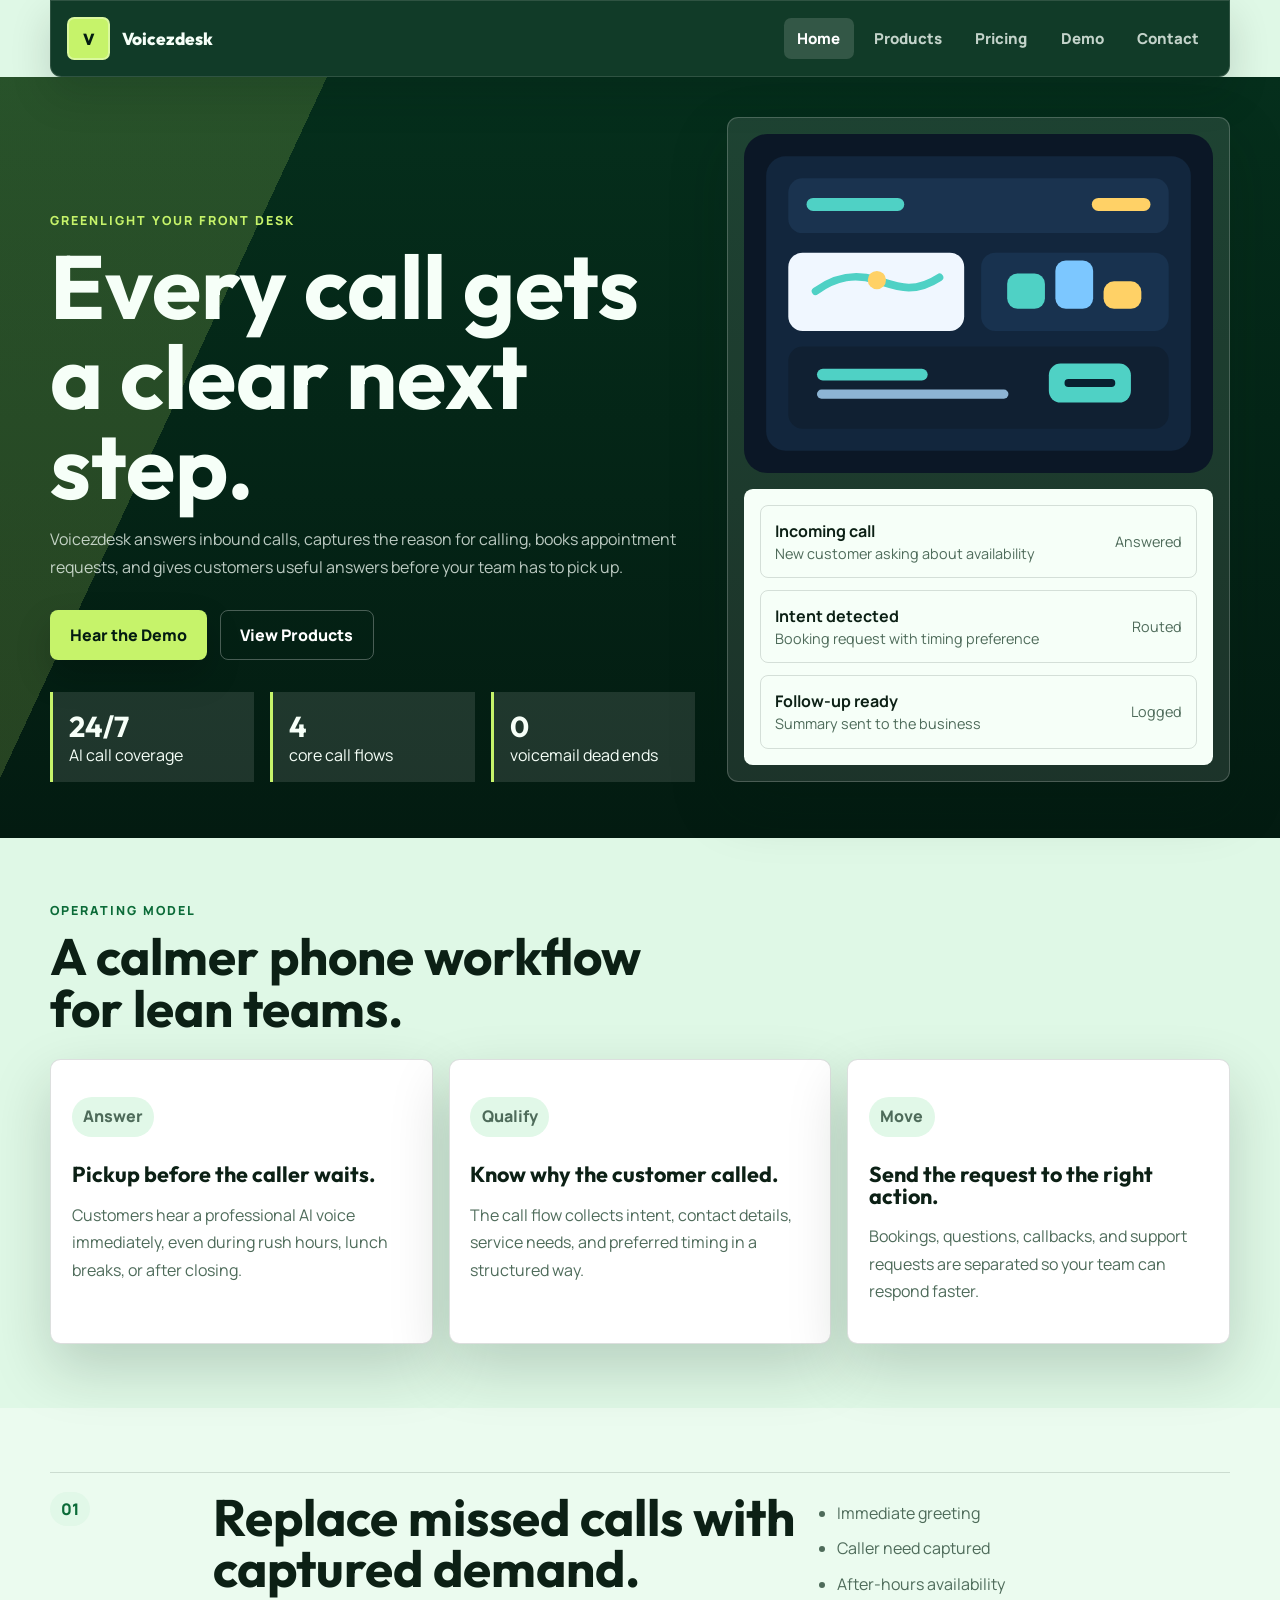
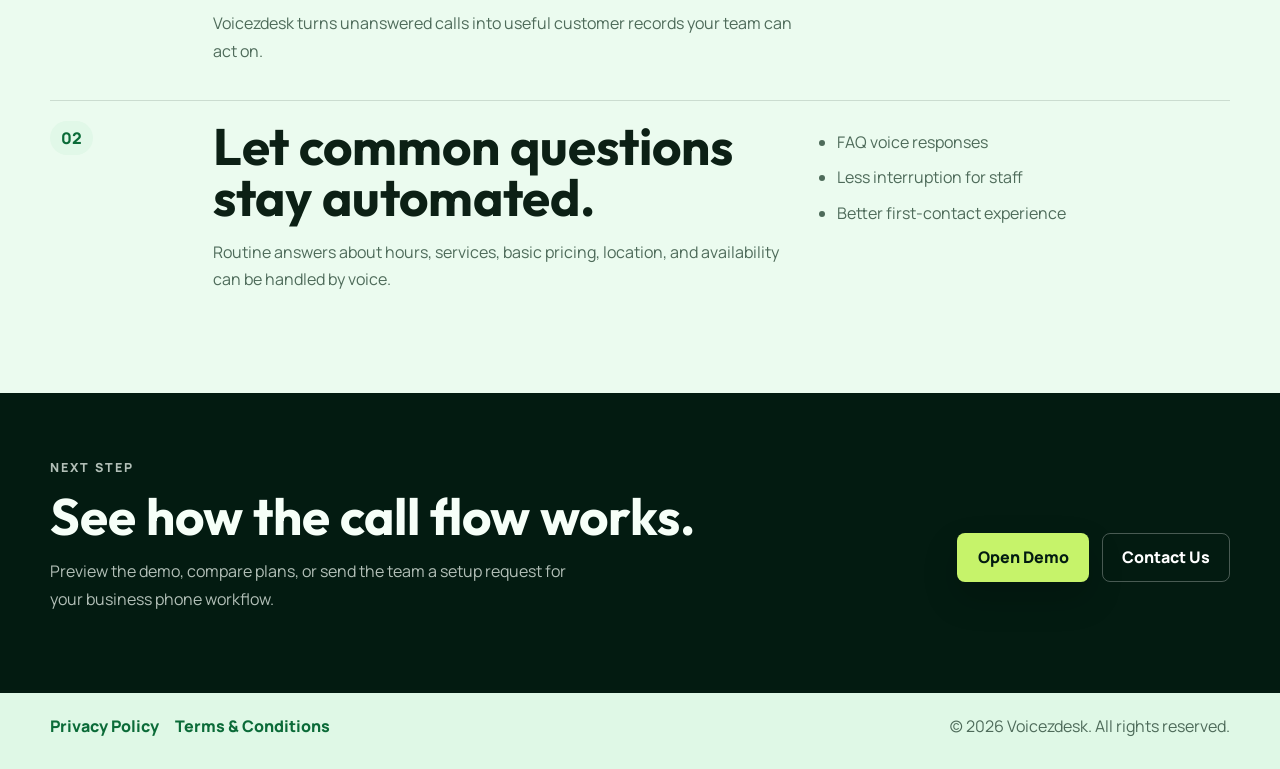
<file: index.html>
<!DOCTYPE html>
<html lang="en">
<head>
  <meta charset="UTF-8">
  <meta name="viewport" content="width=device-width, initial-scale=1.0">
  <title>Voicezdesk | AI Voice for Small Business Calls</title>
  <meta name="description" content="Voicezdesk is an AI voice platform for small businesses that answers calls, books appointments, and responds to customer questions automatically.">
  <link rel="preconnect" href="https://fonts.googleapis.com">
  <link rel="preconnect" href="https://fonts.gstatic.com" crossorigin>
  <link href="https://fonts.googleapis.com/css2?family=Outfit:wght@400;600;700;800;900&family=Manrope:wght@400;500;700;800&display=swap" rel="stylesheet">
  <link rel="stylesheet" href="styles.css">
</head>
<body>
  <div class="site-shell">
    <nav class="topbar">
      <a class="brand" href="index.html">
        <span class="brand-mark">V</span>
        <span class="brand-name">Voicezdesk</span>
      </a>
      <div class="nav-links">
        <a class="active" href="index.html">Home</a>
        <a href="products.html">Products</a>
        <a href="pricing.html">Pricing</a>
        <a href="demo.html">Demo</a>
        <a href="contact.html">Contact</a>
      </div>
    </nav>

    <header class="hero">
      <div class="hero-grid">
        <section>
          <p class="eyebrow">Greenlight Your Front Desk</p>
          <h1>Every call gets a clear next step.</h1>
          <p class="lead">Voicezdesk answers inbound calls, captures the reason for calling, books appointment requests, and gives customers useful answers before your team has to pick up.</p>
          <div class="hero-actions">
            <a class="button button-primary" href="demo.html">Hear the Demo</a>
            <a class="button button-secondary" href="products.html">View Products</a>
          </div>
          <div class="metric-strip">
            <div class="metric"><strong>24/7</strong><span>AI call coverage</span></div>
            <div class="metric"><strong>4</strong><span>core call flows</span></div>
            <div class="metric"><strong>0</strong><span>voicemail dead ends</span></div>
          </div>
        </section>

        <aside class="hero-panel">
          <img class="svg-art" src="assets/voice-dashboard.svg" alt="Voicezdesk AI call dashboard illustration">
          <div class="dispatch-board">
            <div class="dispatch-row">
              <div><strong>Incoming call</strong><span>New customer asking about availability</span></div>
              <span>Answered</span>
            </div>
            <div class="dispatch-row">
              <div><strong>Intent detected</strong><span>Booking request with timing preference</span></div>
              <span>Routed</span>
            </div>
            <div class="dispatch-row">
              <div><strong>Follow-up ready</strong><span>Summary sent to the business</span></div>
              <span>Logged</span>
            </div>
          </div>
        </aside>
      </div>
    </header>

    <main>
      <section class="section">
        <div class="section-inner">
          <div class="section-head">
            <p class="eyebrow">Operating Model</p>
            <h2>A calmer phone workflow for lean teams.</h2>
          </div>
          <div class="section-split">
            <article class="content-card">
              <p class="tag">Answer</p>
              <h3>Pickup before the caller waits.</h3>
              <p>Customers hear a professional AI voice immediately, even during rush hours, lunch breaks, or after closing.</p>
            </article>
            <article class="content-card">
              <p class="tag">Qualify</p>
              <h3>Know why the customer called.</h3>
              <p>The call flow collects intent, contact details, service needs, and preferred timing in a structured way.</p>
            </article>
            <article class="content-card">
              <p class="tag">Move</p>
              <h3>Send the request to the right action.</h3>
              <p>Bookings, questions, callbacks, and support requests are separated so your team can respond faster.</p>
            </article>
          </div>
        </div>
      </section>

      <section class="section alt">
        <div class="section-inner">
          <div class="feature-row">
            <span class="feature-number">01</span>
            <div>
              <h2>Replace missed calls with captured demand.</h2>
              <p>Voicezdesk turns unanswered calls into useful customer records your team can act on.</p>
            </div>
            <ul class="signal-list">
              <li>Immediate greeting</li>
              <li>Caller need captured</li>
              <li>After-hours availability</li>
            </ul>
          </div>
          <div class="feature-row">
            <span class="feature-number">02</span>
            <div>
              <h2>Let common questions stay automated.</h2>
              <p>Routine answers about hours, services, basic pricing, location, and availability can be handled by voice.</p>
            </div>
            <ul class="signal-list">
              <li>FAQ voice responses</li>
              <li>Less interruption for staff</li>
              <li>Better first-contact experience</li>
            </ul>
          </div>
        </div>
      </section>

      <section class="section cta-band">
        <div class="section-inner">
          <div>
            <p class="eyebrow">Next Step</p>
            <h2>See how the call flow works.</h2>
            <p>Preview the demo, compare plans, or send the team a setup request for your business phone workflow.</p>
          </div>
          <div class="hero-actions">
            <a class="button button-primary" href="demo.html">Open Demo</a>
            <a class="button button-secondary" href="contact.html">Contact Us</a>
          </div>
        </div>
      </section>
    </main>

    <footer class="site-footer">
      <div class="footer-links">
        <a href="privacy.html">Privacy Policy</a>
        <a href="terms.html">Terms & Conditions</a>
      </div>
      <p>(c) 2026 Voicezdesk. All rights reserved.</p>
    </footer>
  </div>
</body>
</html>
</file>
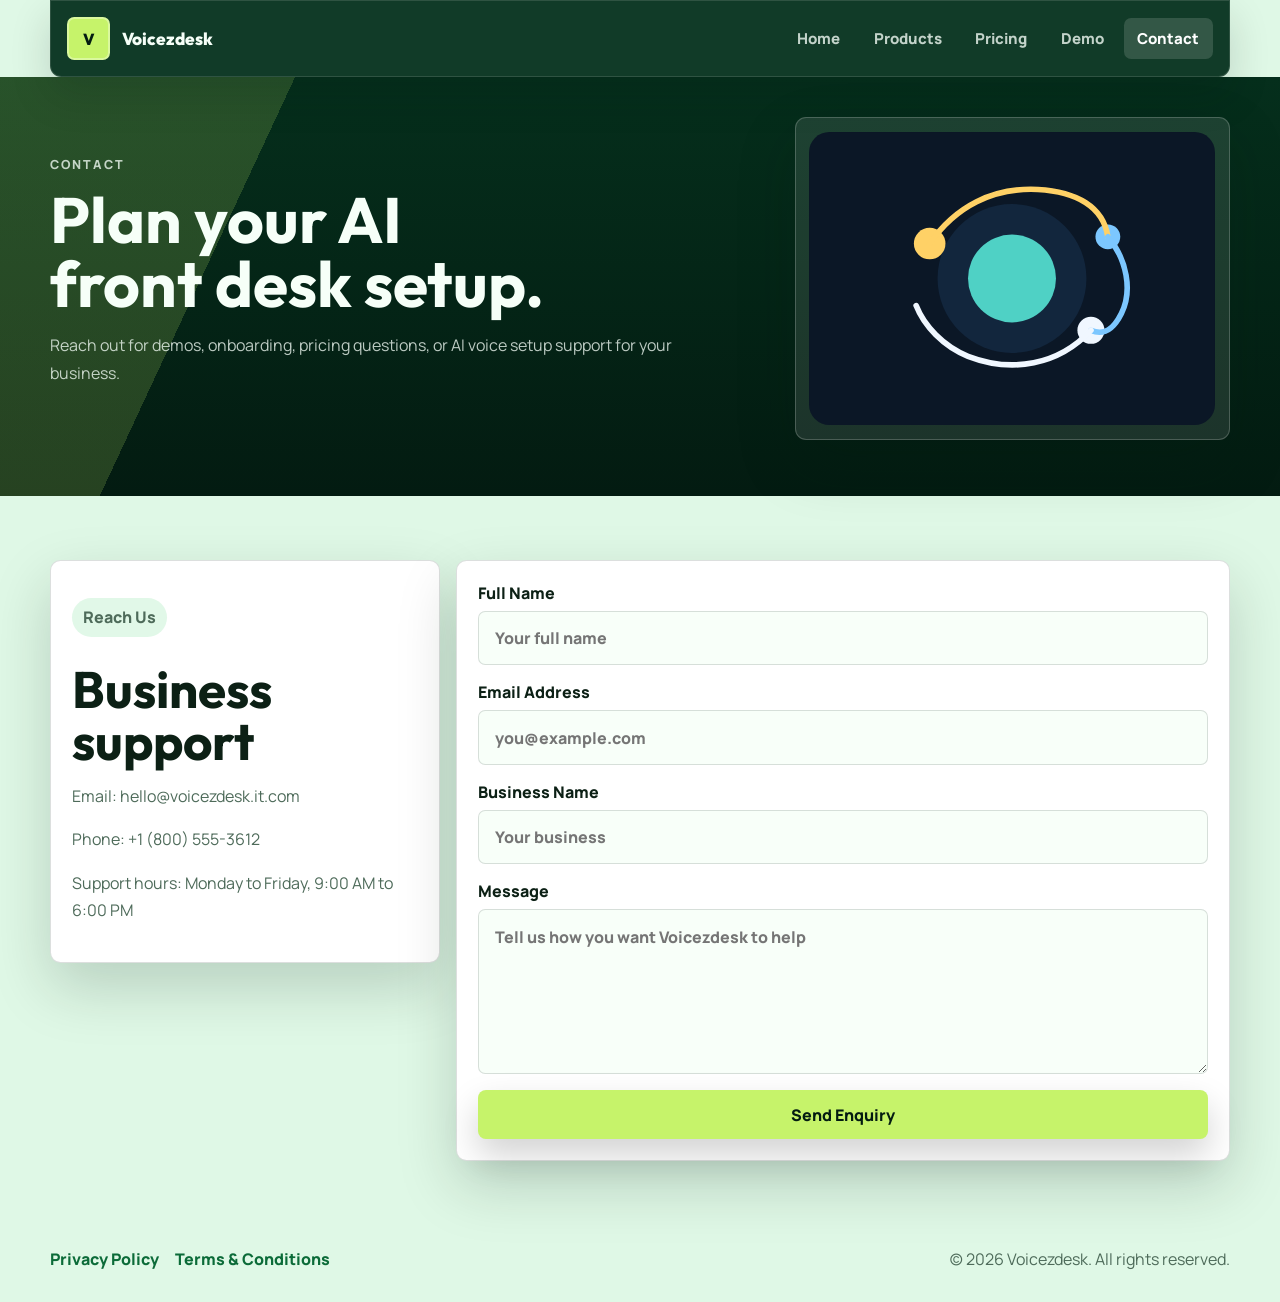
<file: contact.html>
<!DOCTYPE html>
<html lang="en">
<head>
  <meta charset="UTF-8">
  <meta name="viewport" content="width=device-width, initial-scale=1.0">
  <title>Contact | Voicezdesk</title>
  <meta name="description" content="Contact Voicezdesk for demos, setup support, and AI voice front desk enquiries.">
  <link rel="preconnect" href="https://fonts.googleapis.com">
  <link rel="preconnect" href="https://fonts.gstatic.com" crossorigin>
  <link href="https://fonts.googleapis.com/css2?family=Outfit:wght@400;600;700;800;900&family=Manrope:wght@400;500;700;800&display=swap" rel="stylesheet">
  <link rel="stylesheet" href="styles.css">
</head>
<body>
  <div class="site-shell">
    <nav class="topbar">
      <a class="brand" href="index.html">
        <span class="brand-mark">V</span>
        <span class="brand-name">Voicezdesk</span>
      </a>
      <div class="nav-links">
        <a href="index.html">Home</a>
        <a href="products.html">Products</a>
        <a href="pricing.html">Pricing</a>
        <a href="demo.html">Demo</a>
        <a class="active" href="contact.html">Contact</a>
      </div>
    </nav>

    <header class="subhero">
      <div class="subhero-grid">
        <section>
          <p class="eyebrow">Contact</p>
          <h1>Plan your AI front desk setup.</h1>
          <p>Reach out for demos, onboarding, pricing questions, or AI voice setup support for your business.</p>
        </section>
        <aside class="subhero-panel">
          <img class="svg-art" src="assets/contact-voice.svg" alt="Voicezdesk contact illustration">
        </aside>
      </div>
    </header>

    <main>
      <section class="section">
        <div class="section-inner contact-grid">
          <div class="contact-card">
            <p class="tag">Reach Us</p>
            <h2>Business support</h2>
            <p>Email: hello@voicezdesk.it.com</p>
            <p>Phone: +1 (800) 555-3612</p>
            <p>Support hours: Monday to Friday, 9:00 AM to 6:00 PM</p>
          </div>

          <form class="contact-form">
            <label>
              Full Name
              <input type="text" placeholder="Your full name">
            </label>
            <label>
              Email Address
              <input type="email" placeholder="you@example.com">
            </label>
            <label>
              Business Name
              <input type="text" placeholder="Your business">
            </label>
            <label>
              Message
              <textarea rows="6" placeholder="Tell us how you want Voicezdesk to help"></textarea>
            </label>
            <button class="button button-primary" type="submit">Send Enquiry</button>
          </form>
        </div>
      </section>
    </main>

    <footer class="site-footer">
      <div class="footer-links">
        <a href="privacy.html">Privacy Policy</a>
        <a href="terms.html">Terms & Conditions</a>
      </div>
      <p>(c) 2026 Voicezdesk. All rights reserved.</p>
    </footer>
  </div>
</body>
</html>
</file>
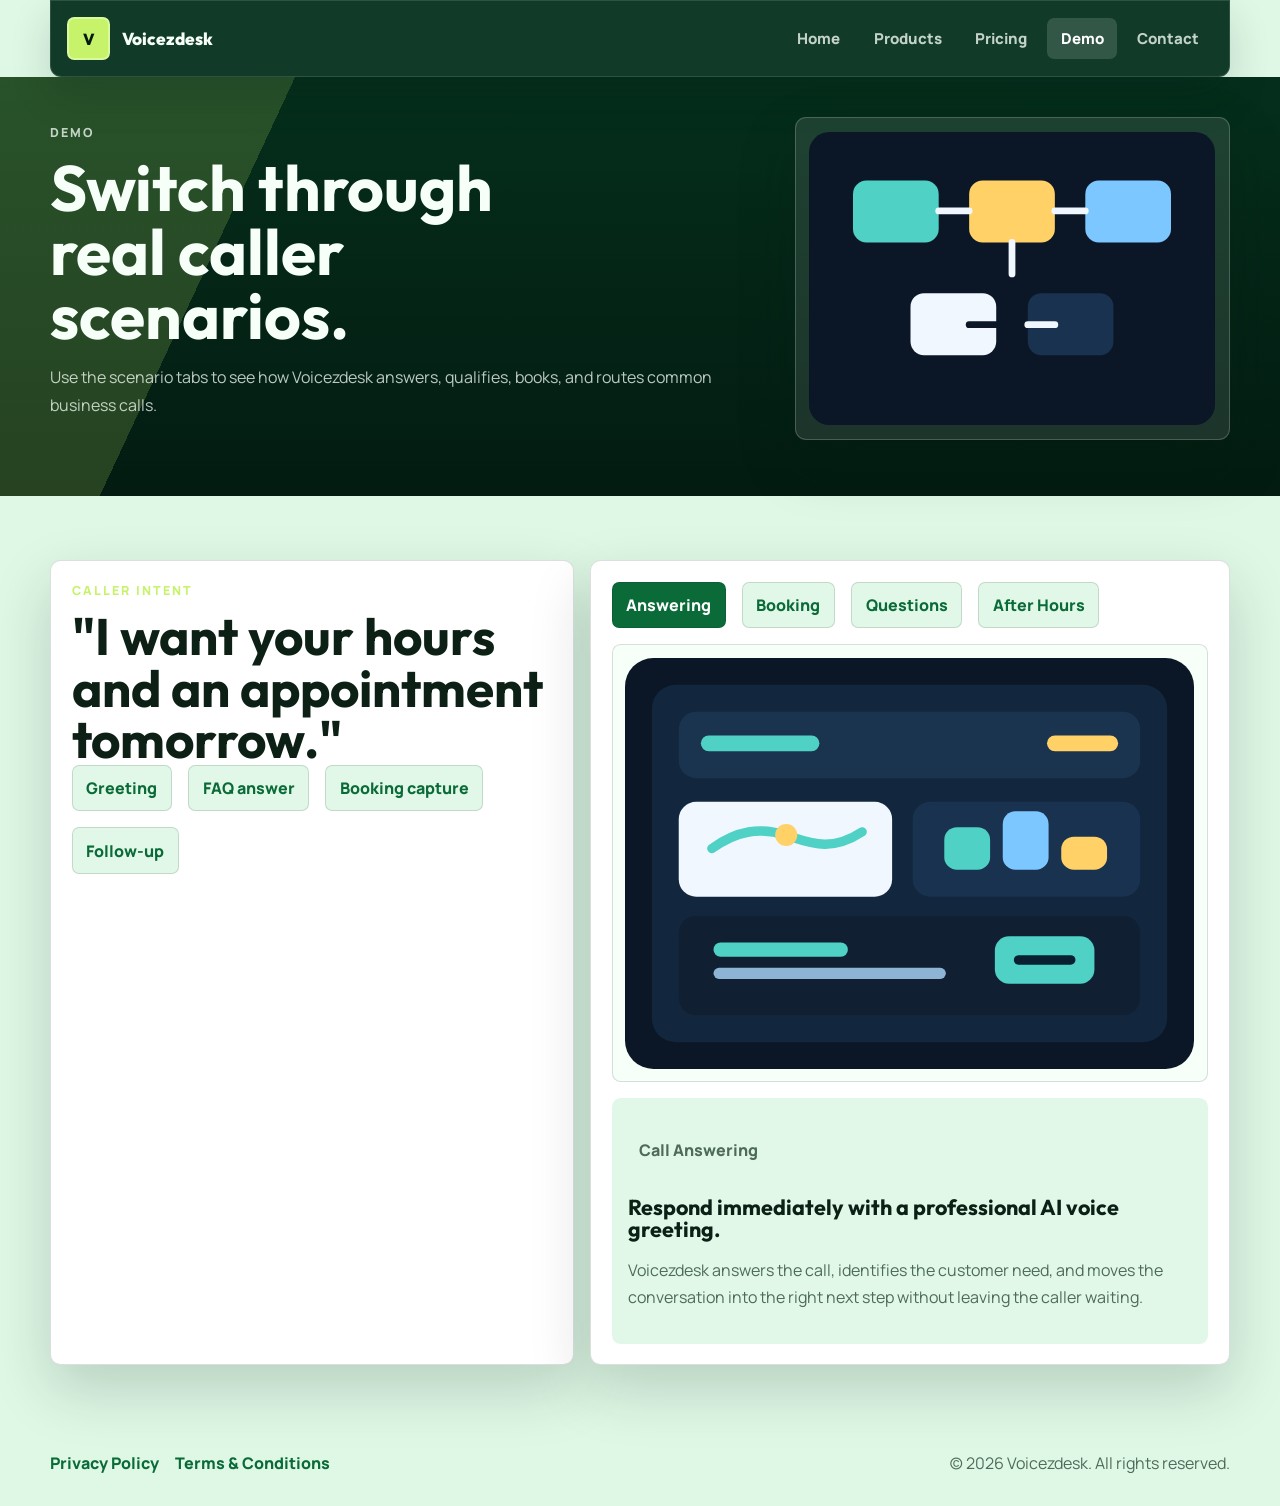
<file: demo.html>
<!DOCTYPE html>
<html lang="en">
<head>
  <meta charset="UTF-8">
  <meta name="viewport" content="width=device-width, initial-scale=1.0">
  <title>Demo | Voicezdesk</title>
  <meta name="description" content="Explore the Voicezdesk demo and see how AI voice answers business calls, books appointments, and responds to customer questions.">
  <link rel="preconnect" href="https://fonts.googleapis.com">
  <link rel="preconnect" href="https://fonts.gstatic.com" crossorigin>
  <link href="https://fonts.googleapis.com/css2?family=Outfit:wght@400;600;700;800;900&family=Manrope:wght@400;500;700;800&display=swap" rel="stylesheet">
  <link rel="stylesheet" href="styles.css">
</head>
<body>
  <div class="site-shell">
    <nav class="topbar">
      <a class="brand" href="index.html">
        <span class="brand-mark">V</span>
        <span class="brand-name">Voicezdesk</span>
      </a>
      <div class="nav-links">
        <a href="index.html">Home</a>
        <a href="products.html">Products</a>
        <a href="pricing.html">Pricing</a>
        <a class="active" href="demo.html">Demo</a>
        <a href="contact.html">Contact</a>
      </div>
    </nav>

    <header class="subhero">
      <div class="subhero-grid">
        <section>
          <p class="eyebrow">Demo</p>
          <h1>Switch through real caller scenarios.</h1>
          <p>Use the scenario tabs to see how Voicezdesk answers, qualifies, books, and routes common business calls.</p>
        </section>
        <aside class="subhero-panel">
          <img class="svg-art" src="assets/call-flow.svg" alt="Voicezdesk demo illustration">
        </aside>
      </div>
    </header>

    <main>
      <section class="section">
        <div class="section-inner demo-grid">
          <div class="summary-card">
            <p class="eyebrow">Caller Intent</p>
            <h2>"I want your hours and an appointment tomorrow."</h2>
            <div class="output-badges">
              <span>Greeting</span>
              <span>FAQ answer</span>
              <span>Booking capture</span>
              <span>Follow-up</span>
            </div>
          </div>
          <div class="interactive-card">
            <div class="tab-row" role="tablist" aria-label="Voicezdesk scenarios">
              <button class="tab-button active" data-topic="answering" type="button">Answering</button>
              <button class="tab-button" data-topic="booking" type="button">Booking</button>
              <button class="tab-button" data-topic="questions" type="button">Questions</button>
              <button class="tab-button" data-topic="afterhours" type="button">After Hours</button>
            </div>
            <div class="demo-image-wrap">
              <img class="svg-art" src="assets/voice-dashboard.svg" alt="AI voice business dashboard illustration">
            </div>
            <div class="demo-body">
              <p class="demo-label" id="demo-label">Call Answering</p>
              <h3 id="demo-title">Respond immediately with a professional AI voice greeting.</h3>
              <p id="demo-text">Voicezdesk answers the call, identifies the customer need, and moves the conversation into the right next step without leaving the caller waiting.</p>
            </div>
          </div>
        </div>
      </section>
    </main>

    <footer class="site-footer">
      <div class="footer-links">
        <a href="privacy.html">Privacy Policy</a>
        <a href="terms.html">Terms & Conditions</a>
      </div>
      <p>(c) 2026 Voicezdesk. All rights reserved.</p>
    </footer>
  </div>

  <script src="script.js"></script>
</body>
</html>
</file>
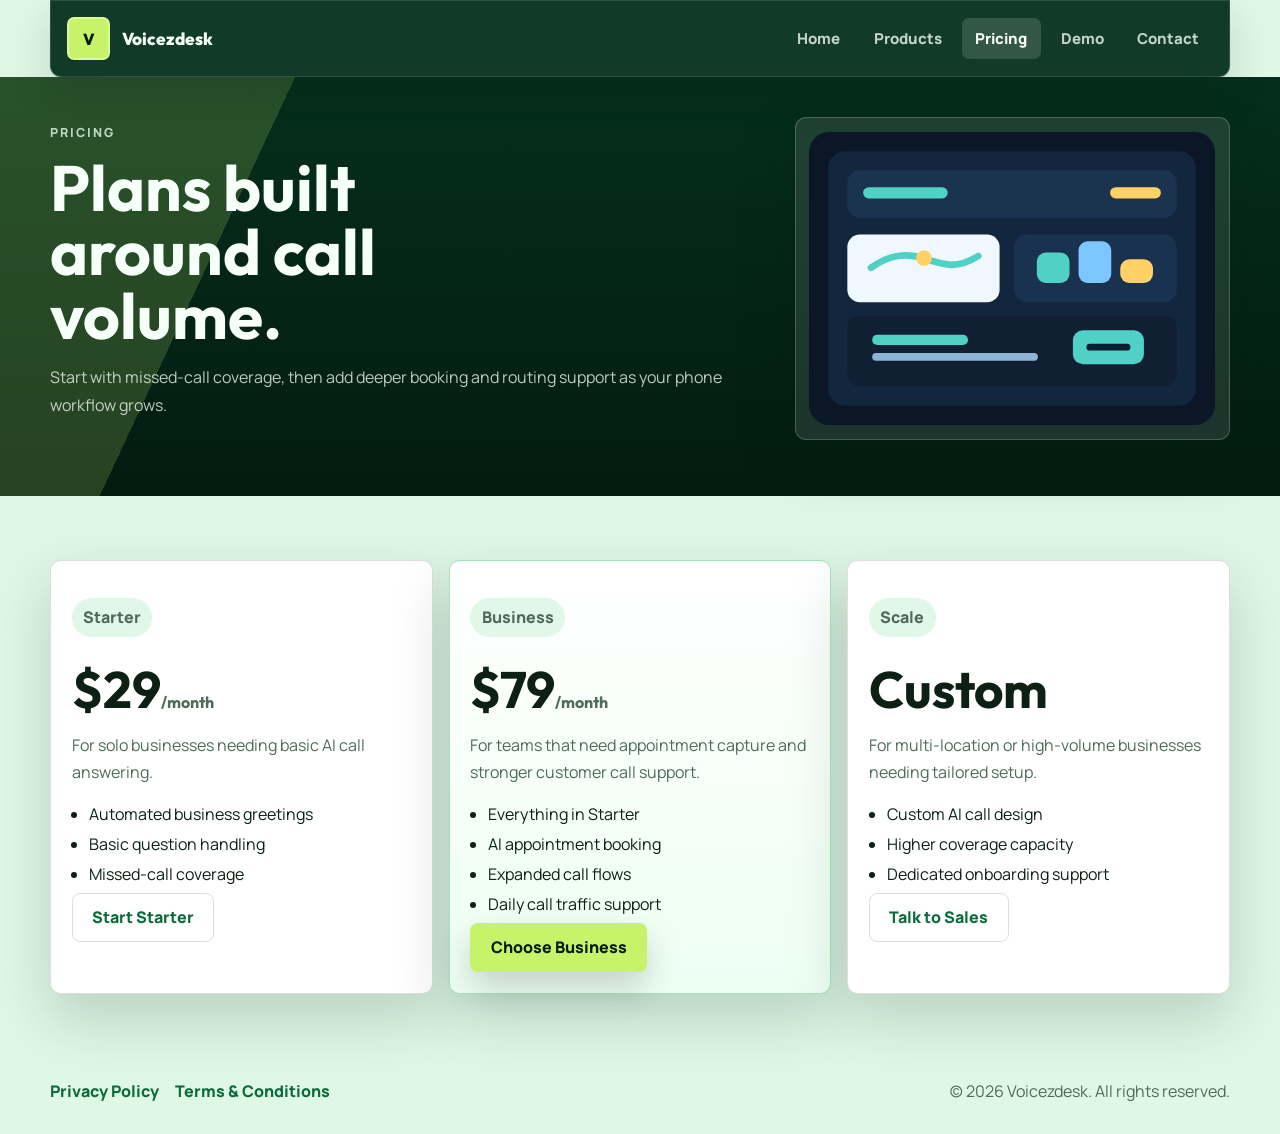
<file: pricing.html>
<!DOCTYPE html>
<html lang="en">
<head>
  <meta charset="UTF-8">
  <meta name="viewport" content="width=device-width, initial-scale=1.0">
  <title>Pricing | Voicezdesk</title>
  <meta name="description" content="View Voicezdesk pricing plans for small businesses using AI voice to answer calls and book appointments.">
  <link rel="preconnect" href="https://fonts.googleapis.com">
  <link rel="preconnect" href="https://fonts.gstatic.com" crossorigin>
  <link href="https://fonts.googleapis.com/css2?family=Outfit:wght@400;600;700;800;900&family=Manrope:wght@400;500;700;800&display=swap" rel="stylesheet">
  <link rel="stylesheet" href="styles.css">
</head>
<body>
  <div class="site-shell">
    <nav class="topbar">
      <a class="brand" href="index.html">
        <span class="brand-mark">V</span>
        <span class="brand-name">Voicezdesk</span>
      </a>
      <div class="nav-links">
        <a href="index.html">Home</a>
        <a href="products.html">Products</a>
        <a class="active" href="pricing.html">Pricing</a>
        <a href="demo.html">Demo</a>
        <a href="contact.html">Contact</a>
      </div>
    </nav>

    <header class="subhero">
      <div class="subhero-grid">
        <section>
          <p class="eyebrow">Pricing</p>
          <h1>Plans built around call volume.</h1>
          <p>Start with missed-call coverage, then add deeper booking and routing support as your phone workflow grows.</p>
        </section>
        <aside class="subhero-panel">
          <img class="svg-art" src="assets/voice-dashboard.svg" alt="Voicezdesk pricing illustration">
        </aside>
      </div>
    </header>

    <main>
      <section class="section">
        <div class="section-inner pricing-grid">
          <article class="pricing-card">
            <p class="price-label">Starter</p>
            <h2>$29<span>/month</span></h2>
            <p>For solo businesses needing basic AI call answering.</p>
            <ul class="detail-list">
              <li>Automated business greetings</li>
              <li>Basic question handling</li>
              <li>Missed-call coverage</li>
            </ul>
            <a class="button button-muted" href="contact.html">Start Starter</a>
          </article>
          <article class="pricing-card featured">
            <p class="price-label">Business</p>
            <h2>$79<span>/month</span></h2>
            <p>For teams that need appointment capture and stronger customer call support.</p>
            <ul class="detail-list">
              <li>Everything in Starter</li>
              <li>AI appointment booking</li>
              <li>Expanded call flows</li>
              <li>Daily call traffic support</li>
            </ul>
            <a class="button button-primary" href="contact.html">Choose Business</a>
          </article>
          <article class="pricing-card">
            <p class="price-label">Scale</p>
            <h2>Custom</h2>
            <p>For multi-location or high-volume businesses needing tailored setup.</p>
            <ul class="detail-list">
              <li>Custom AI call design</li>
              <li>Higher coverage capacity</li>
              <li>Dedicated onboarding support</li>
            </ul>
            <a class="button button-muted" href="contact.html">Talk to Sales</a>
          </article>
        </div>
      </section>
    </main>

    <footer class="site-footer">
      <div class="footer-links">
        <a href="privacy.html">Privacy Policy</a>
        <a href="terms.html">Terms & Conditions</a>
      </div>
      <p>(c) 2026 Voicezdesk. All rights reserved.</p>
    </footer>
  </div>
</body>
</html>
</file>
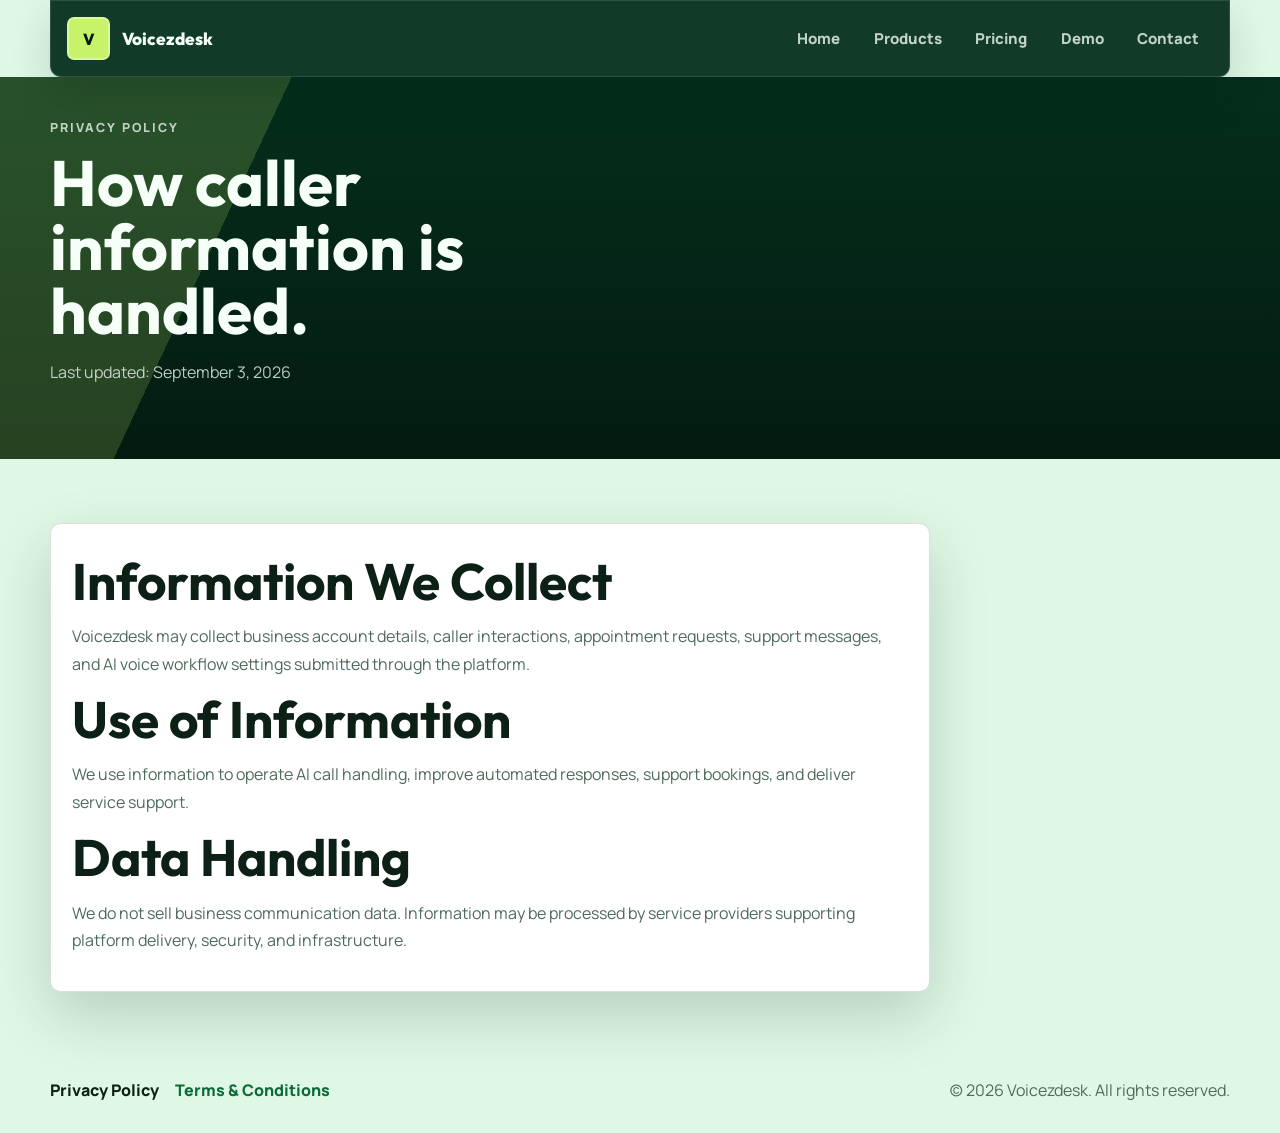
<file: privacy.html>
<!DOCTYPE html>
<html lang="en">
<head>
  <meta charset="UTF-8">
  <meta name="viewport" content="width=device-width, initial-scale=1.0">
  <title>Privacy Policy | Voicezdesk</title>
  <meta name="description" content="Read the Voicezdesk privacy policy for AI voice business call handling and customer information.">
  <link rel="preconnect" href="https://fonts.googleapis.com">
  <link rel="preconnect" href="https://fonts.gstatic.com" crossorigin>
  <link href="https://fonts.googleapis.com/css2?family=Outfit:wght@400;600;700;800;900&family=Manrope:wght@400;500;700;800&display=swap" rel="stylesheet">
  <link rel="stylesheet" href="styles.css">
</head>
<body>
  <div class="site-shell">
    <nav class="topbar">
      <a class="brand" href="index.html">
        <span class="brand-mark">V</span>
        <span class="brand-name">Voicezdesk</span>
      </a>
      <div class="nav-links">
        <a href="index.html">Home</a>
        <a href="products.html">Products</a>
        <a href="pricing.html">Pricing</a>
        <a href="demo.html">Demo</a>
        <a href="contact.html">Contact</a>
      </div>
    </nav>

    <header class="subhero">
      <div class="subhero-grid">
        <section>
          <p class="eyebrow">Privacy Policy</p>
          <h1>How caller information is handled.</h1>
          <p>Last updated: September 3, 2026</p>
        </section>
      </div>
    </header>

    <main>
      <section class="section">
        <div class="section-inner">
          <article class="legal-card">
            <h2>Information We Collect</h2>
            <p>Voicezdesk may collect business account details, caller interactions, appointment requests, support messages, and AI voice workflow settings submitted through the platform.</p>
            <h2>Use of Information</h2>
            <p>We use information to operate AI call handling, improve automated responses, support bookings, and deliver service support.</p>
            <h2>Data Handling</h2>
            <p>We do not sell business communication data. Information may be processed by service providers supporting platform delivery, security, and infrastructure.</p>
          </article>
        </div>
      </section>
    </main>

    <footer class="site-footer">
      <div class="footer-links">
        <a class="active" href="privacy.html">Privacy Policy</a>
        <a href="terms.html">Terms & Conditions</a>
      </div>
      <p>(c) 2026 Voicezdesk. All rights reserved.</p>
    </footer>
  </div>
</body>
</html>
</file>
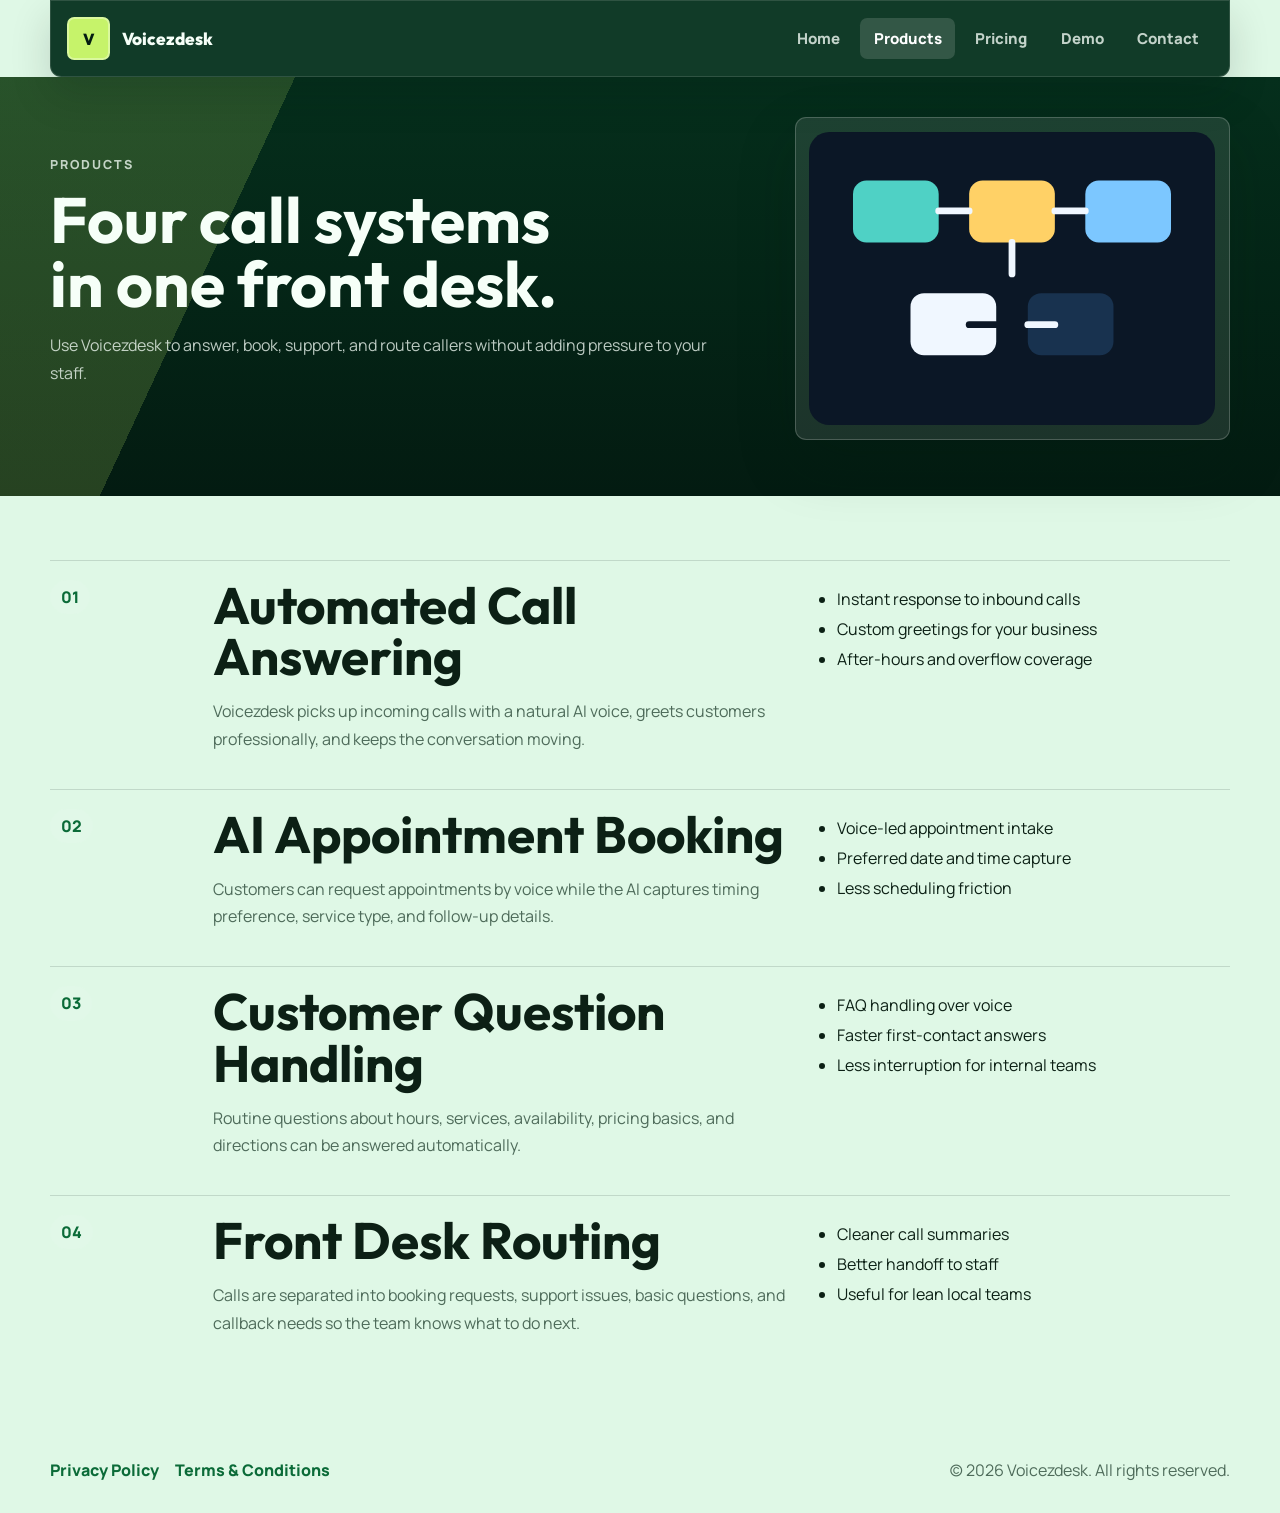
<file: products.html>
<!DOCTYPE html>
<html lang="en">
<head>
  <meta charset="UTF-8">
  <meta name="viewport" content="width=device-width, initial-scale=1.0">
  <title>Products | Voicezdesk</title>
  <meta name="description" content="Explore Voicezdesk products and features for AI call answering, appointment booking, and customer voice support.">
  <link rel="preconnect" href="https://fonts.googleapis.com">
  <link rel="preconnect" href="https://fonts.gstatic.com" crossorigin>
  <link href="https://fonts.googleapis.com/css2?family=Outfit:wght@400;600;700;800;900&family=Manrope:wght@400;500;700;800&display=swap" rel="stylesheet">
  <link rel="stylesheet" href="styles.css">
</head>
<body>
  <div class="site-shell">
    <nav class="topbar">
      <a class="brand" href="index.html">
        <span class="brand-mark">V</span>
        <span class="brand-name">Voicezdesk</span>
      </a>
      <div class="nav-links">
        <a href="index.html">Home</a>
        <a class="active" href="products.html">Products</a>
        <a href="pricing.html">Pricing</a>
        <a href="demo.html">Demo</a>
        <a href="contact.html">Contact</a>
      </div>
    </nav>

    <header class="subhero">
      <div class="subhero-grid">
        <section>
          <p class="eyebrow">Products</p>
          <h1>Four call systems in one front desk.</h1>
          <p>Use Voicezdesk to answer, book, support, and route callers without adding pressure to your staff.</p>
        </section>
        <aside class="subhero-panel">
          <img class="svg-art" src="assets/call-flow.svg" alt="Voicezdesk call flow illustration">
        </aside>
      </div>
    </header>

    <main>
      <section class="section">
        <div class="section-inner">
          <article class="feature-row">
            <span class="feature-number">01</span>
            <div>
              <h2>Automated Call Answering</h2>
              <p>Voicezdesk picks up incoming calls with a natural AI voice, greets customers professionally, and keeps the conversation moving.</p>
            </div>
            <ul class="detail-list">
              <li>Instant response to inbound calls</li>
              <li>Custom greetings for your business</li>
              <li>After-hours and overflow coverage</li>
            </ul>
          </article>
          <article class="feature-row">
            <span class="feature-number">02</span>
            <div>
              <h2>AI Appointment Booking</h2>
              <p>Customers can request appointments by voice while the AI captures timing preference, service type, and follow-up details.</p>
            </div>
            <ul class="detail-list">
              <li>Voice-led appointment intake</li>
              <li>Preferred date and time capture</li>
              <li>Less scheduling friction</li>
            </ul>
          </article>
          <article class="feature-row">
            <span class="feature-number">03</span>
            <div>
              <h2>Customer Question Handling</h2>
              <p>Routine questions about hours, services, availability, pricing basics, and directions can be answered automatically.</p>
            </div>
            <ul class="detail-list">
              <li>FAQ handling over voice</li>
              <li>Faster first-contact answers</li>
              <li>Less interruption for internal teams</li>
            </ul>
          </article>
          <article class="feature-row">
            <span class="feature-number">04</span>
            <div>
              <h2>Front Desk Routing</h2>
              <p>Calls are separated into booking requests, support issues, basic questions, and callback needs so the team knows what to do next.</p>
            </div>
            <ul class="detail-list">
              <li>Cleaner call summaries</li>
              <li>Better handoff to staff</li>
              <li>Useful for lean local teams</li>
            </ul>
          </article>
        </div>
      </section>
    </main>

    <footer class="site-footer">
      <div class="footer-links">
        <a href="privacy.html">Privacy Policy</a>
        <a href="terms.html">Terms & Conditions</a>
      </div>
      <p>(c) 2026 Voicezdesk. All rights reserved.</p>
    </footer>
  </div>
</body>
</html>
</file>
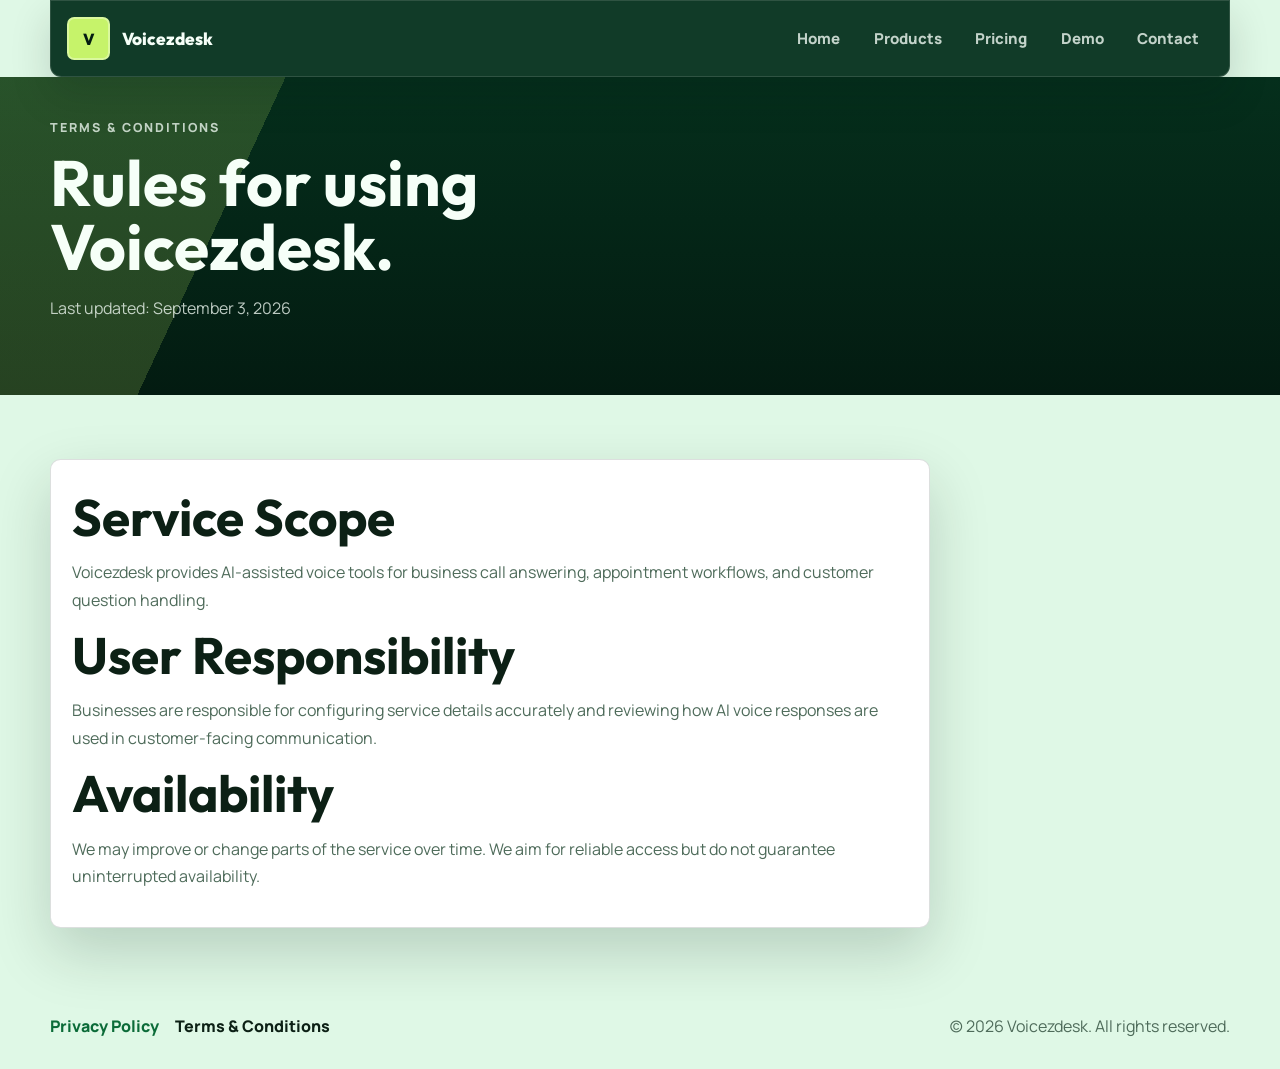
<file: terms.html>
<!DOCTYPE html>
<html lang="en">
<head>
  <meta charset="UTF-8">
  <meta name="viewport" content="width=device-width, initial-scale=1.0">
  <title>Terms & Conditions | Voicezdesk</title>
  <meta name="description" content="Read the Voicezdesk terms and conditions for using the AI voice platform and website.">
  <link rel="preconnect" href="https://fonts.googleapis.com">
  <link rel="preconnect" href="https://fonts.gstatic.com" crossorigin>
  <link href="https://fonts.googleapis.com/css2?family=Outfit:wght@400;600;700;800;900&family=Manrope:wght@400;500;700;800&display=swap" rel="stylesheet">
  <link rel="stylesheet" href="styles.css">
</head>
<body>
  <div class="site-shell">
    <nav class="topbar">
      <a class="brand" href="index.html">
        <span class="brand-mark">V</span>
        <span class="brand-name">Voicezdesk</span>
      </a>
      <div class="nav-links">
        <a href="index.html">Home</a>
        <a href="products.html">Products</a>
        <a href="pricing.html">Pricing</a>
        <a href="demo.html">Demo</a>
        <a href="contact.html">Contact</a>
      </div>
    </nav>

    <header class="subhero">
      <div class="subhero-grid">
        <section>
          <p class="eyebrow">Terms & Conditions</p>
          <h1>Rules for using Voicezdesk.</h1>
          <p>Last updated: September 3, 2026</p>
        </section>
      </div>
    </header>

    <main>
      <section class="section">
        <div class="section-inner">
          <article class="legal-card">
            <h2>Service Scope</h2>
            <p>Voicezdesk provides AI-assisted voice tools for business call answering, appointment workflows, and customer question handling.</p>
            <h2>User Responsibility</h2>
            <p>Businesses are responsible for configuring service details accurately and reviewing how AI voice responses are used in customer-facing communication.</p>
            <h2>Availability</h2>
            <p>We may improve or change parts of the service over time. We aim for reliable access but do not guarantee uninterrupted availability.</p>
          </article>
        </div>
      </section>
    </main>

    <footer class="site-footer">
      <div class="footer-links">
        <a href="privacy.html">Privacy Policy</a>
        <a class="active" href="terms.html">Terms & Conditions</a>
      </div>
      <p>(c) 2026 Voicezdesk. All rights reserved.</p>
    </footer>
  </div>
</body>
</html>
</file>
<file: styles.css>
:root {
  --bg: #052f1c;
  --bg-deep: #031b11;
  --surface: #f4fff7;
  --surface-soft: #e1f8e8;
  --surface-strong: #ffffff;
  --text: #0c2015;
  --muted: #4e6b5a;
  --green: #1fbf63;
  --green-dark: #0b6b38;
  --lime: #c6f36a;
  --gold: #f6c85f;
  --line: rgba(12, 32, 21, 0.14);
  --shadow: 0 24px 60px rgba(3, 27, 17, 0.18);
}

* {
  box-sizing: border-box;
}

html {
  scroll-behavior: smooth;
}

body {
  margin: 0;
  font-family: "Manrope", sans-serif;
  color: var(--text);
  background: #dff8e6;
}

a {
  color: inherit;
  text-decoration: none;
}

button,
input,
textarea {
  font: inherit;
}

.site-shell {
  min-height: 100vh;
}

.topbar {
  position: sticky;
  top: 0;
  z-index: 10;
  display: flex;
  align-items: center;
  justify-content: space-between;
  gap: 1rem;
  width: min(1180px, calc(100% - 2rem));
  margin: 0 auto;
  padding: 1rem;
  border: 1px solid rgba(255, 255, 255, 0.12);
  border-radius: 0 0 0.7rem 0.7rem;
  background: rgba(5, 47, 28, 0.94);
  box-shadow: 0 18px 40px rgba(3, 27, 17, 0.16);
  color: #f6fff8;
}

.brand {
  display: flex;
  align-items: center;
  gap: 0.75rem;
  font-family: "Outfit", sans-serif;
  font-weight: 800;
}

.brand-mark {
  width: 2.7rem;
  height: 2.7rem;
  display: grid;
  place-items: center;
  border: 2px solid rgba(255, 255, 255, 0.35);
  border-radius: 0.45rem;
  background: var(--lime);
  color: var(--bg-deep);
}

.brand-name {
  font-size: 1.08rem;
}

.nav-links {
  display: flex;
  flex-wrap: wrap;
  justify-content: flex-end;
  gap: 0.4rem;
}

.nav-links a {
  padding: 0.65rem 0.85rem;
  border-radius: 0.45rem;
  color: rgba(246, 255, 248, 0.78);
  font-size: 0.94rem;
  font-weight: 800;
}

.nav-links a.active,
.nav-links a:hover {
  background: rgba(255, 255, 255, 0.14);
  color: #ffffff;
}

.hero,
.subhero {
  color: #f6fff8;
  padding: 2.5rem 0 3.5rem;
  background:
    linear-gradient(115deg, rgba(198, 243, 106, 0.18) 0 20%, transparent 20% 100%),
    linear-gradient(180deg, var(--bg) 0%, var(--bg-deep) 100%);
}

.hero-grid,
.subhero-grid,
.section-inner,
.site-footer {
  width: min(1180px, calc(100% - 2rem));
  margin: 0 auto;
}

.hero-grid {
  display: grid;
  grid-template-columns: minmax(0, 1fr) minmax(330px, 0.78fr);
  gap: 2rem;
  align-items: end;
  min-height: 28rem;
}

.subhero-grid {
  display: grid;
  grid-template-columns: minmax(0, 0.9fr) minmax(280px, 0.55fr);
  gap: 2rem;
  align-items: center;
}

.eyebrow {
  margin: 0 0 0.8rem;
  color: var(--lime);
  font-size: 0.78rem;
  font-weight: 900;
  letter-spacing: 0.16em;
  text-transform: uppercase;
}

h1,
h2,
h3 {
  margin: 0;
  font-family: "Outfit", sans-serif;
  letter-spacing: 0;
  line-height: 1;
}

h1 {
  max-width: 10ch;
  font-size: clamp(3rem, 7vw, 6.8rem);
}

.subhero h1 {
  max-width: 12ch;
  font-size: clamp(2.5rem, 5vw, 5.4rem);
}

h2 {
  font-size: clamp(2rem, 4vw, 3.5rem);
}

h3 {
  font-size: 1.35rem;
}

.lead,
.subhero p,
.feature-row p,
.content-card p,
.pricing-card p,
.demo-body p,
.contact-card p,
.legal-card p,
.signal-list li,
.timeline li {
  color: var(--muted);
  line-height: 1.72;
}

.hero .lead,
.subhero p {
  max-width: 42rem;
  color: rgba(246, 255, 248, 0.76);
}

.hero-actions {
  display: flex;
  flex-wrap: wrap;
  gap: 0.8rem;
  margin-top: 1.8rem;
}

.button {
  display: inline-flex;
  align-items: center;
  justify-content: center;
  min-height: 3.1rem;
  padding: 0 1.2rem;
  border: 1px solid transparent;
  border-radius: 0.5rem;
  font-weight: 900;
}

.button-primary {
  background: var(--lime);
  color: var(--bg-deep);
  box-shadow: 0 16px 35px rgba(0, 0, 0, 0.18);
}

.button-secondary {
  border-color: rgba(255, 255, 255, 0.28);
  color: #ffffff;
}

.button-muted {
  border-color: var(--line);
  color: var(--green-dark);
}

.hero-panel,
.subhero-panel {
  position: relative;
  overflow: hidden;
  border: 1px solid rgba(255, 255, 255, 0.2);
  border-radius: 0.7rem;
  background: rgba(255, 255, 255, 0.1);
  box-shadow: var(--shadow);
}

.hero-panel {
  padding: 1rem;
}

.subhero-panel {
  padding: 0.85rem;
}

.svg-art {
  display: block;
  width: 100%;
  height: auto;
}

.dispatch-board {
  display: grid;
  gap: 0.75rem;
  padding: 1rem;
  margin-top: 1rem;
  border-radius: 0.55rem;
  background: #f6fff8;
  color: var(--text);
}

.dispatch-row,
.metric-strip,
.section-split,
.pricing-grid,
.contact-grid,
.footer-links,
.tab-row,
.output-badges {
  display: flex;
  flex-wrap: wrap;
  gap: 1rem;
}

.dispatch-row {
  align-items: center;
  justify-content: space-between;
  padding: 0.85rem;
  border: 1px solid var(--line);
  border-radius: 0.5rem;
}

.dispatch-row strong {
  display: block;
}

.dispatch-row span {
  color: var(--muted);
  font-size: 0.9rem;
}

.metric-strip {
  margin-top: 2rem;
}

.metric {
  flex: 1 1 11rem;
  padding: 1rem;
  border-left: 3px solid var(--lime);
  background: rgba(255, 255, 255, 0.11);
}

.metric strong {
  display: block;
  font-family: "Outfit", sans-serif;
  font-size: 1.8rem;
}

.section {
  padding: 4rem 0;
}

.section.alt {
  background: rgba(255, 255, 255, 0.36);
}

.section-head {
  max-width: 650px;
  margin-bottom: 1.6rem;
}

.section-head .eyebrow {
  color: var(--green-dark);
}

.section-split {
  align-items: stretch;
}

.feature-row {
  display: grid;
  grid-template-columns: 9rem minmax(0, 1fr) minmax(260px, 0.7fr);
  gap: 1.2rem;
  align-items: start;
  padding: 1.2rem 0;
  border-top: 1px solid var(--line);
}

.feature-number,
.tag,
.price-label,
.demo-label {
  display: inline-flex;
  align-items: center;
  width: fit-content;
  border-radius: 999px;
  padding: 0.38rem 0.7rem;
  background: var(--surface-soft);
  color: var(--green-dark);
  font-weight: 900;
}

.signal-list,
.detail-list,
.timeline {
  margin: 0;
  padding-left: 1.1rem;
}

.signal-list li,
.detail-list li,
.timeline li {
  margin: 0.5rem 0;
}

.content-card,
.pricing-card,
.summary-card,
.interactive-card,
.contact-card,
.legal-card {
  flex: 1 1 260px;
  padding: 1.3rem;
  border: 1px solid var(--line);
  border-radius: 0.65rem;
  background: var(--surface-strong);
  box-shadow: var(--shadow);
}

.content-card {
  min-height: 13rem;
}

.content-card h3,
.pricing-card h2,
.demo-body h3,
.contact-card h2,
.legal-card h2 {
  margin: 0.7rem 0;
}

.cta-band {
  background: var(--bg-deep);
  color: #f6fff8;
}

.cta-band .section-inner {
  display: flex;
  align-items: center;
  justify-content: space-between;
  gap: 1.5rem;
}

.cta-band p {
  max-width: 34rem;
  color: rgba(246, 255, 248, 0.72);
  line-height: 1.7;
}

.pricing-grid {
  align-items: stretch;
}

.pricing-card.featured {
  border-color: rgba(31, 191, 99, 0.4);
  background: linear-gradient(180deg, #ffffff 0%, #edfff2 100%);
}

.pricing-card h2 span {
  color: var(--muted);
  font-size: 1rem;
}

.demo-grid {
  display: grid;
  grid-template-columns: minmax(0, 0.9fr) minmax(300px, 1.1fr);
  gap: 1rem;
  align-items: stretch;
}

.output-badges span,
.tab-button {
  border-radius: 0.45rem;
  padding: 0.7rem 0.85rem;
  border: 1px solid var(--line);
  background: var(--surface-soft);
  color: var(--green-dark);
  font-weight: 900;
}

.tab-button {
  cursor: pointer;
}

.tab-button.active {
  background: var(--green-dark);
  color: #ffffff;
}

.demo-image-wrap {
  margin: 1rem 0;
  padding: 0.8rem;
  border: 1px solid var(--line);
  border-radius: 0.55rem;
  background: #f7fff9;
}

.demo-body {
  padding: 1rem;
  border-radius: 0.55rem;
  background: var(--surface-soft);
}

.contact-grid {
  align-items: flex-start;
}

.contact-card {
  max-width: 390px;
}

.contact-form {
  flex: 1 1 420px;
  display: grid;
  gap: 1rem;
  padding: 1.3rem;
  border: 1px solid var(--line);
  border-radius: 0.65rem;
  background: var(--surface-strong);
  box-shadow: var(--shadow);
}

.contact-form label {
  display: grid;
  gap: 0.45rem;
  font-weight: 900;
}

.contact-form input,
.contact-form textarea {
  width: 100%;
  padding: 0.95rem 1rem;
  border: 1px solid var(--line);
  border-radius: 0.45rem;
  background: #f8fff9;
  color: var(--text);
}

.legal-card {
  max-width: 880px;
}

.site-footer {
  display: flex;
  align-items: center;
  justify-content: space-between;
  gap: 1rem;
  padding: 1.4rem 0 2rem;
}

.footer-links a {
  color: var(--green-dark);
  font-weight: 800;
}

.footer-links a.active,
.footer-links a:hover {
  color: var(--text);
}

.site-footer p {
  margin: 0;
  color: var(--muted);
}

@media (max-width: 920px) {
  .topbar {
    position: static;
    align-items: flex-start;
    flex-direction: column;
  }

  .nav-links {
    justify-content: flex-start;
  }

  .hero-grid,
  .subhero-grid,
  .demo-grid,
  .feature-row {
    grid-template-columns: 1fr;
  }

  h1,
  .subhero h1 {
    max-width: none;
  }

  .cta-band .section-inner,
  .site-footer {
    align-items: flex-start;
    flex-direction: column;
  }
}

@media (max-width: 640px) {
  .hero,
  .subhero {
    padding: 1.5rem 0 2.5rem;
  }

  .nav-links a {
    padding: 0.55rem 0.6rem;
  }

  h1 {
    font-size: clamp(2.55rem, 13vw, 3.4rem);
  }

  .section {
    padding: 3rem 0;
  }
}
</file>
